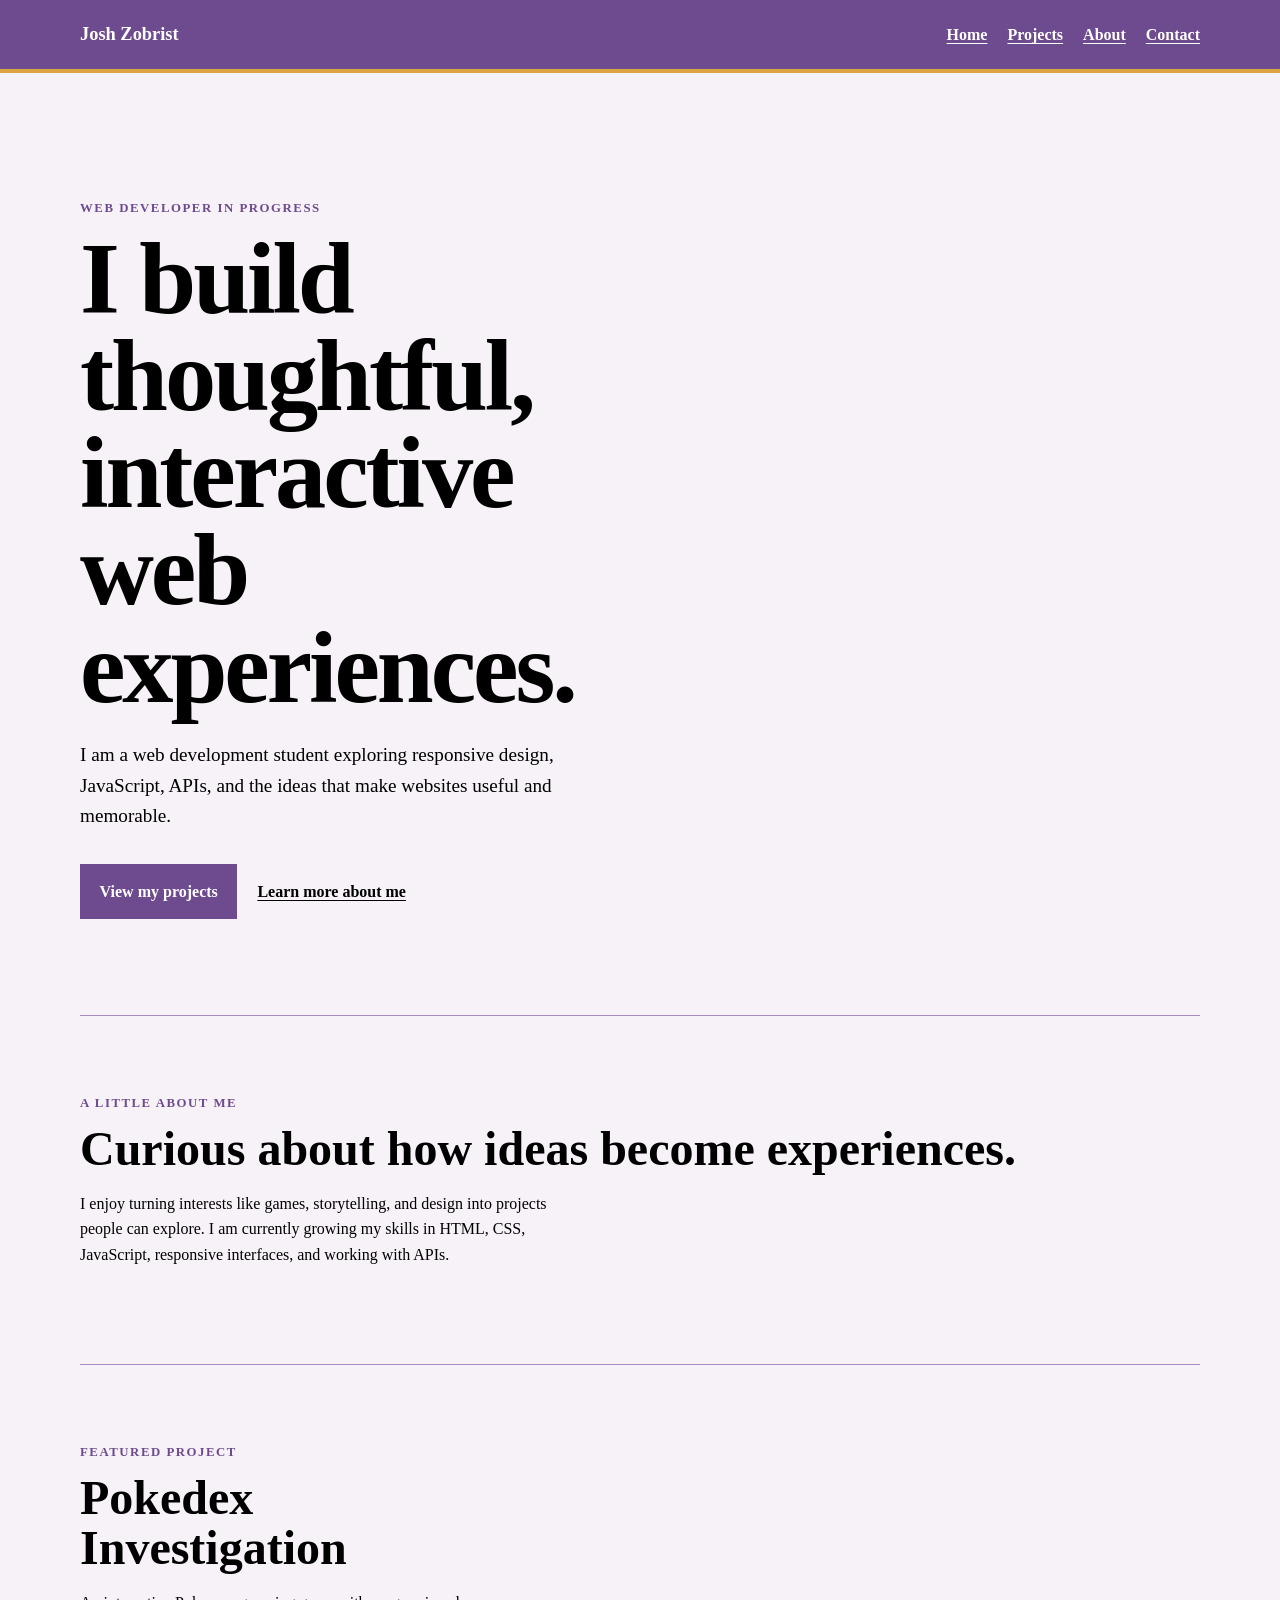
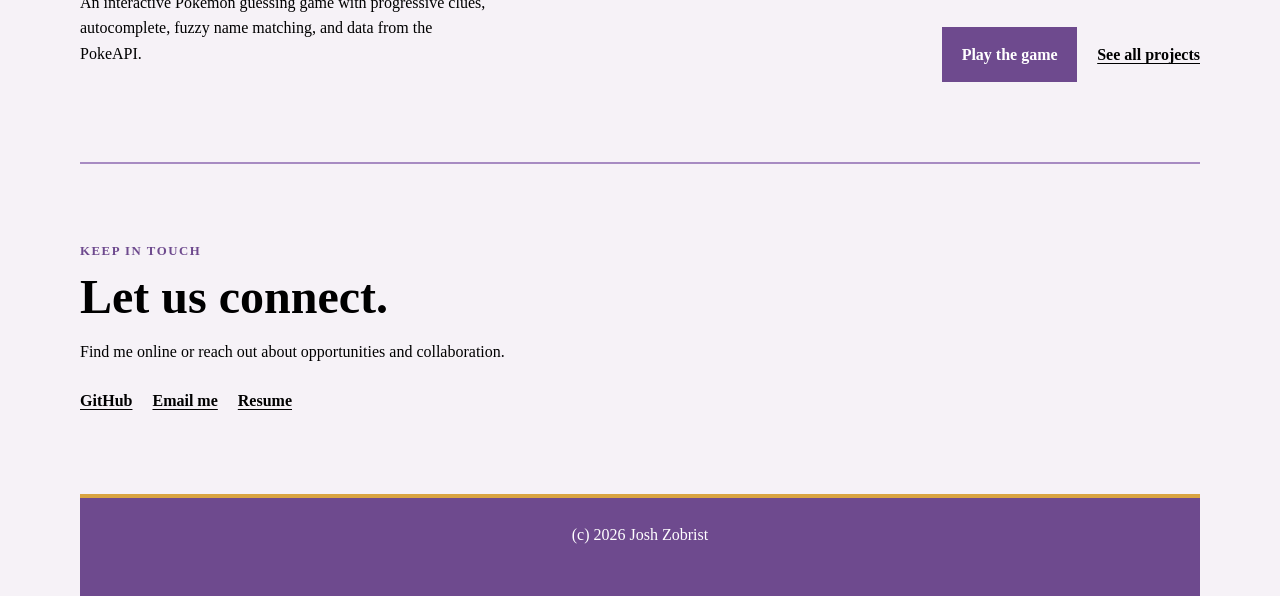
<file: index.html>
<!DOCTYPE html>
<html lang="en">
<head>
	<meta charset="UTF-8">
	<meta name="viewport" content="width=device-width, initial-scale=1.0">
	<meta name="description" content="Portfolio website for a web developer building interactive web experiences.">
	<title>Josh Zobrist | Web Developer</title>
	<link rel="stylesheet" href="portfolio.css">
	<script type="module" src="site-chrome.js"></script>
</head>
<body data-site-theme="portfolio" data-site-root="" data-site-page="home">
	<div data-site-header></div>

	<main>
		<section class="hero" aria-labelledby="hero-title">
			<p class="eyebrow">Web developer in progress</p>
			<h1 id="hero-title">I build thoughtful, interactive web experiences.</h1>
			<p class="hero-intro">
				I am a web development student exploring responsive design, JavaScript,
				APIs, and the ideas that make websites useful and memorable.
			</p>
			<div class="hero-actions">
				<a class="button" href="projects.html">View my projects</a>
				<a class="text-link" href="#about">Learn more about me</a>
			</div>
		</section>

		<section id="about" class="content-section" aria-labelledby="about-title">
			<p class="eyebrow">A little about me</p>
			<h2 id="about-title">Curious about how ideas become experiences.</h2>
			<p>
				I enjoy turning interests like games, storytelling, and design into
				projects people can explore. I am currently growing my skills in HTML,
				CSS, JavaScript, responsive interfaces, and working with APIs.
			</p>
		</section>

		<section class="featured-project" aria-labelledby="featured-project-title">
			<div>
				<p class="eyebrow">Featured project</p>
				<h2 id="featured-project-title">Pokedex Investigation</h2>
				<p>
					An interactive Pokemon guessing game with progressive clues,
					autocomplete, fuzzy name matching, and data from the PokeAPI.
				</p>
			</div>
			<div class="project-actions">
				<a class="button" href="src/index.html">Play the game</a>
				<a class="text-link" href="projects.html">See all projects</a>
			</div>
		</section>

		<section id="contact" class="content-section" aria-labelledby="contact-title">
			<p class="eyebrow">Keep in touch</p>
			<h2 id="contact-title">Let us connect.</h2>
			<p>Find me online or reach out about opportunities and collaboration.</p>
			<div class="contact-links">
				<a href="https://github.com/JoshZ520">GitHub</a>
				<a href="mailto:joshuazob@gmail.com">Email me</a>
				<a href="assets/Resume4.pdf" target="_blank">Resume</a>
			</div>
		</section>
	</main>

	<div data-site-footer></div>
</body>
</html>
</file>
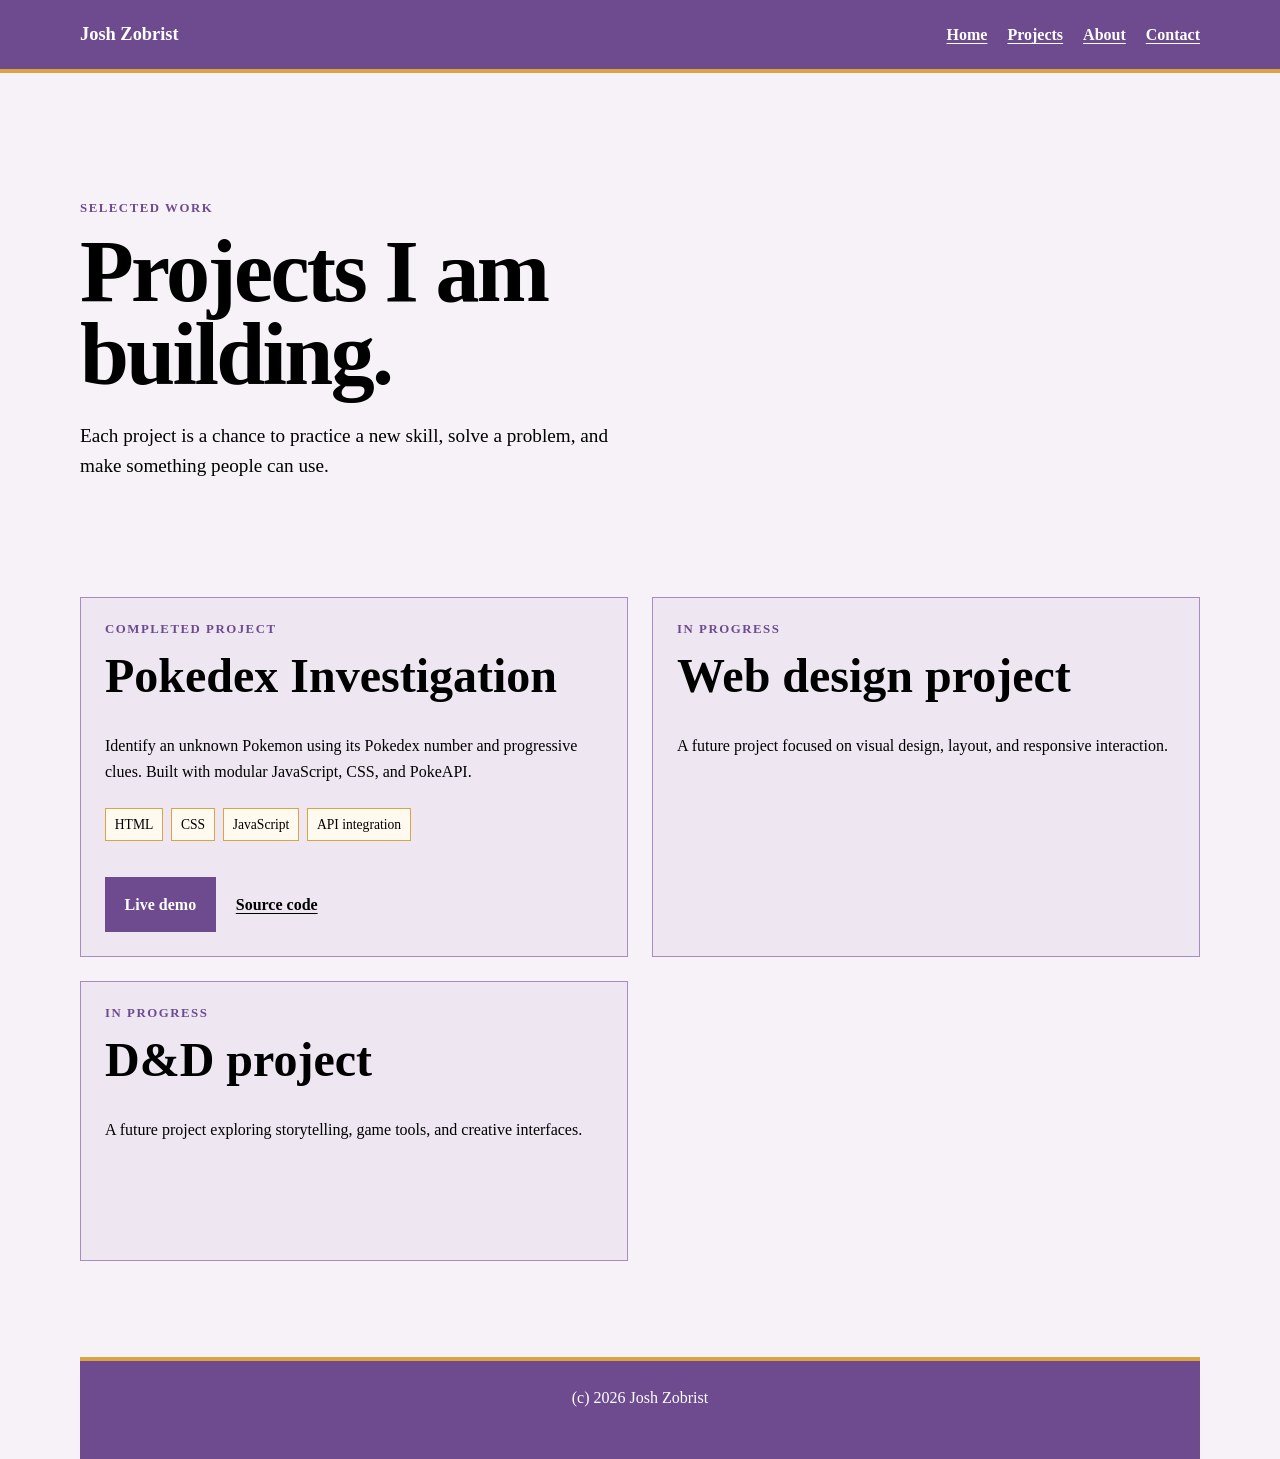
<file: projects.html>
<!DOCTYPE html>
<html lang="en">
<head>
	<meta charset="UTF-8">
	<meta name="viewport" content="width=device-width, initial-scale=1.0">
	<meta name="description" content="Projects built by a web developer learning through hands-on work.">
	<title>Projects | Josh Zobrist</title>
	<link rel="stylesheet" href="portfolio.css">
	<script type="module" src="site-chrome.js"></script>
</head>

<body data-site-theme="portfolio" data-site-root="" data-site-page="projects">
	<div data-site-header></div>

	<main>
		<section class="page-heading" aria-labelledby="projects-title">
			<p class="eyebrow">Selected work</p>
			<h1 id="projects-title">Projects I am building.</h1>
			<p>
				Each project is a chance to practice a new skill, solve a problem,
				and make something people can use.
			</p>
		</section>

		<section class="projects-list" aria-labelledby="project-list-title">
			<h2 id="project-list-title" class="visually-hidden">Project list</h2>
			<article class="project-card">
				<header class="project-card__header">
					<p class="project-status">Completed project</p>
					<h2>Pokedex Investigation</h2>
				</header>
				<div class="project-card__body">
					<p>
						Identify an unknown Pokemon using its Pokedex number and
						progressive clues. Built with modular JavaScript, CSS, and PokeAPI.
					</p>
					<ul class="project-tags" aria-label="Technologies used">
						<li>HTML</li>
						<li>CSS</li>
						<li>JavaScript</li>
						<li>API integration</li>
					</ul>
				</div>
				<footer class="project-card__footer">
					<a class="button" href="src/index.html">Live demo</a>
					<a class="text-link" href="https://github.com/JoshZ520/Pokemon-Investigate">Source code</a>
				</footer>
			</article>

			<article class="project-card project-card--placeholder">
				<header class="project-card__header">
					<p class="project-status">In progress</p>
					<h2>Web design project</h2>
				</header>
				<div class="project-card__body">
					<p>A future project focused on visual design, layout, and responsive interaction.</p>
				</div>
			</article>

			<article class="project-card project-card--placeholder">
				<header class="project-card__header">
					<p class="project-status">In progress</p>
					<h2>D&amp;D project</h2>
				</header>
				<div class="project-card__body">
					<p>A future project exploring storytelling, game tools, and creative interfaces.</p>
				</div>
			</article>
		</section>
	</main>

	<div data-site-footer></div>
</body>
</html>
</file>
<file: portfolio.css>
:root {
	--primary: #6e4a8e;
	--secondary: #a78bc2;
	--highlight: #d9a441;
	--background: #f6f2f7;
	--text: #000000;
	--primary-dark: #51356b;
	--secondary-light: #eee7f2;
	font-family: Georgia, "Times New Roman", serif;
	line-height: 1.6;
	font-weight: 400;
	font-synthesis: none;
	text-rendering: optimizeLegibility;
}

* {
	box-sizing: border-box;
}

html {
	scroll-behavior: smooth;
}

body {
	margin: 0;
	min-width: 320px;
	font-size: 1rem;
	color: var(--text);
	background: var(--background);
}

a {
	color: inherit;
}

a:focus-visible,
button:focus-visible {
	outline: 2px solid currentColor;
	outline-offset: 4px;
}

.site-header {
	background: var(--primary);
	color: #ffffff;
	border-bottom: 4px solid var(--highlight);
}

.site-nav {
	display: flex;
	align-items: center;
	justify-content: space-between;
	gap: 2rem;
	width: min(1120px, calc(100% - 3rem));
	margin: 0 auto;
	padding: 1.25rem 0;
}

.site-logo {
	font-size: 1.15rem;
	font-weight: 700;
	text-decoration: none;
}

.nav-links,
.project-tags,
.contact-links {
	display: flex;
	align-items: center;
	gap: 1.25rem;
	margin: 0;
	padding: 0;
	list-style: none;
}

.nav-links a,
.contact-links a {
	font-weight: 700;
	text-underline-offset: 0.2em;
}

.nav-links a:hover,
.contact-links a:hover,
.text-link:hover {
	color: var(--primary);
}

.site-header .nav-links a:hover,
.site-header .nav-links a:focus-visible {
	color: var(--highlight);
}

main {
	width: min(1120px, calc(100% - 3rem));
	margin: 0 auto;
}

.hero,
.page-heading {
	max-width: 760px;
	padding: 8rem 0 6rem;
}

.hero h1,
.page-heading h1 {
	max-width: 12ch;
	margin: 0 0 1.5rem;
	font-size: clamp(3rem, 8vw, 6.5rem);
	line-height: 0.95;
	letter-spacing: -0.03em;
}

.page-heading h1 {
	max-width: 14ch;
	font-size: clamp(2.75rem, 7vw, 5.5rem);
}

.hero-intro,
.page-heading > p:last-child {
	max-width: 58ch;
	font-size: 1.2rem;
}

.eyebrow,
.project-status {
	color: var(--primary);
	margin: 0 0 0.8rem;
	font-size: 0.8rem;
	font-weight: 700;
	letter-spacing: 0.12em;
	line-height: 1.2;
	text-transform: uppercase;
}

.hero-actions,
.project-actions {
	display: flex;
	align-items: center;
	flex-wrap: wrap;
	gap: 1.25rem;
	margin-top: 2rem;
}

.button {
	display: inline-block;
	padding: 0.8rem 1.1rem;
	border: 2px solid var(--primary);
	background: var(--primary);
	color: #ffffff;
	font-weight: 700;
	text-decoration: none;
}

.button:hover {
	background: var(--primary-dark);
	border-color: var(--primary-dark);
}

.text-link {
	font-weight: 700;
	text-underline-offset: 0.2em;
}

.content-section,
.featured-project {
	padding: 5rem 0;
	border-top: 1px solid var(--secondary);
}

.content-section h2,
.featured-project h2,
.project-card h2 {
	margin: 0 0 1rem;
	font-size: clamp(1.75rem, 4vw, 3rem);
	line-height: 1.05;
}

.content-section > p:not(.eyebrow) {
	max-width: 62ch;
}

.featured-project {
	display: grid;
	grid-template-columns: minmax(0, 1fr) auto;
	align-items: end;
	gap: 3rem;
	border-bottom: 1px solid var(--secondary);
}

.featured-project > div:first-child {
	max-width: 52ch;
}

.featured-project .project-actions {
	margin-top: 0;
}

.contact-links {
	margin-top: 1.5rem;
}

.projects-list {
	display: grid;
	grid-template-columns: repeat(12, 1fr);
	gap: 1.5rem;
	padding-bottom: 6rem;
}

.project-card {
	display: flex;
	grid-column: span 6;
	flex-direction: column;
	min-height: 360px;
	padding: 1.5rem;
	border: 1px solid var(--secondary);
	background: var(--secondary-light);
}

.project-card:first-child {
	grid-column: span 12;
	min-height: 320px;
}

.project-card__body {
	flex: 1;
}

.project-card__footer {
	display: flex;
	align-items: center;
	flex-wrap: wrap;
	gap: 1.25rem;
	margin-top: 2rem;
}

.project-tags {
	align-items: flex-start;
	flex-wrap: wrap;
	gap: 0.5rem;
	margin-top: 1.5rem;
}

.project-tags li {
	padding: 0.3rem 0.55rem;
	border: 1px solid var(--highlight);
	background: #fffaf0;
	font-size: 0.85rem;
}

.project-card--placeholder {
	min-height: 280px;
}

.visually-hidden {
	position: absolute;
	width: 1px;
	height: 1px;
	padding: 0;
	margin: -1px;
	overflow: hidden;
	clip: rect(0, 0, 0, 0);
	white-space: nowrap;
	border: 0;
}

.site-footer {
	width: min(1120px, calc(100% - 3rem));
	margin: 0 auto;
	padding: 1.5rem 0 3rem;
	border-top: 4px solid var(--highlight);
	background: var(--primary);
	color: #ffffff;
}

.site-footer p {
	margin: 0;
    text-align: center;
}

@media (max-width: 700px) {
	.site-nav {
	align-items: flex-start;
	flex-direction: column;
	gap: 1rem;
	}

	.nav-links {
	flex-wrap: wrap;
	gap: 0.7rem 1rem;
	}

	.hero,
	.page-heading {
	padding: 5rem 0 4rem;
	}

	.featured-project {
	grid-template-columns: 1fr;
	gap: 1rem;
	}

	.featured-project .project-actions {
	margin-top: 1rem;
	}

	.project-card,
	.project-card:first-child {
	grid-column: span 12;
	min-height: 0;
	}
}

@media (max-width: 480px) {
	.site-nav,
	main,
	.site-footer {
		width: min(100% - 2rem, 1120px);
	}

	.hero h1,
	.page-heading h1 {
		font-size: clamp(2.5rem, 15vw, 4rem);
	}
}
</file>
